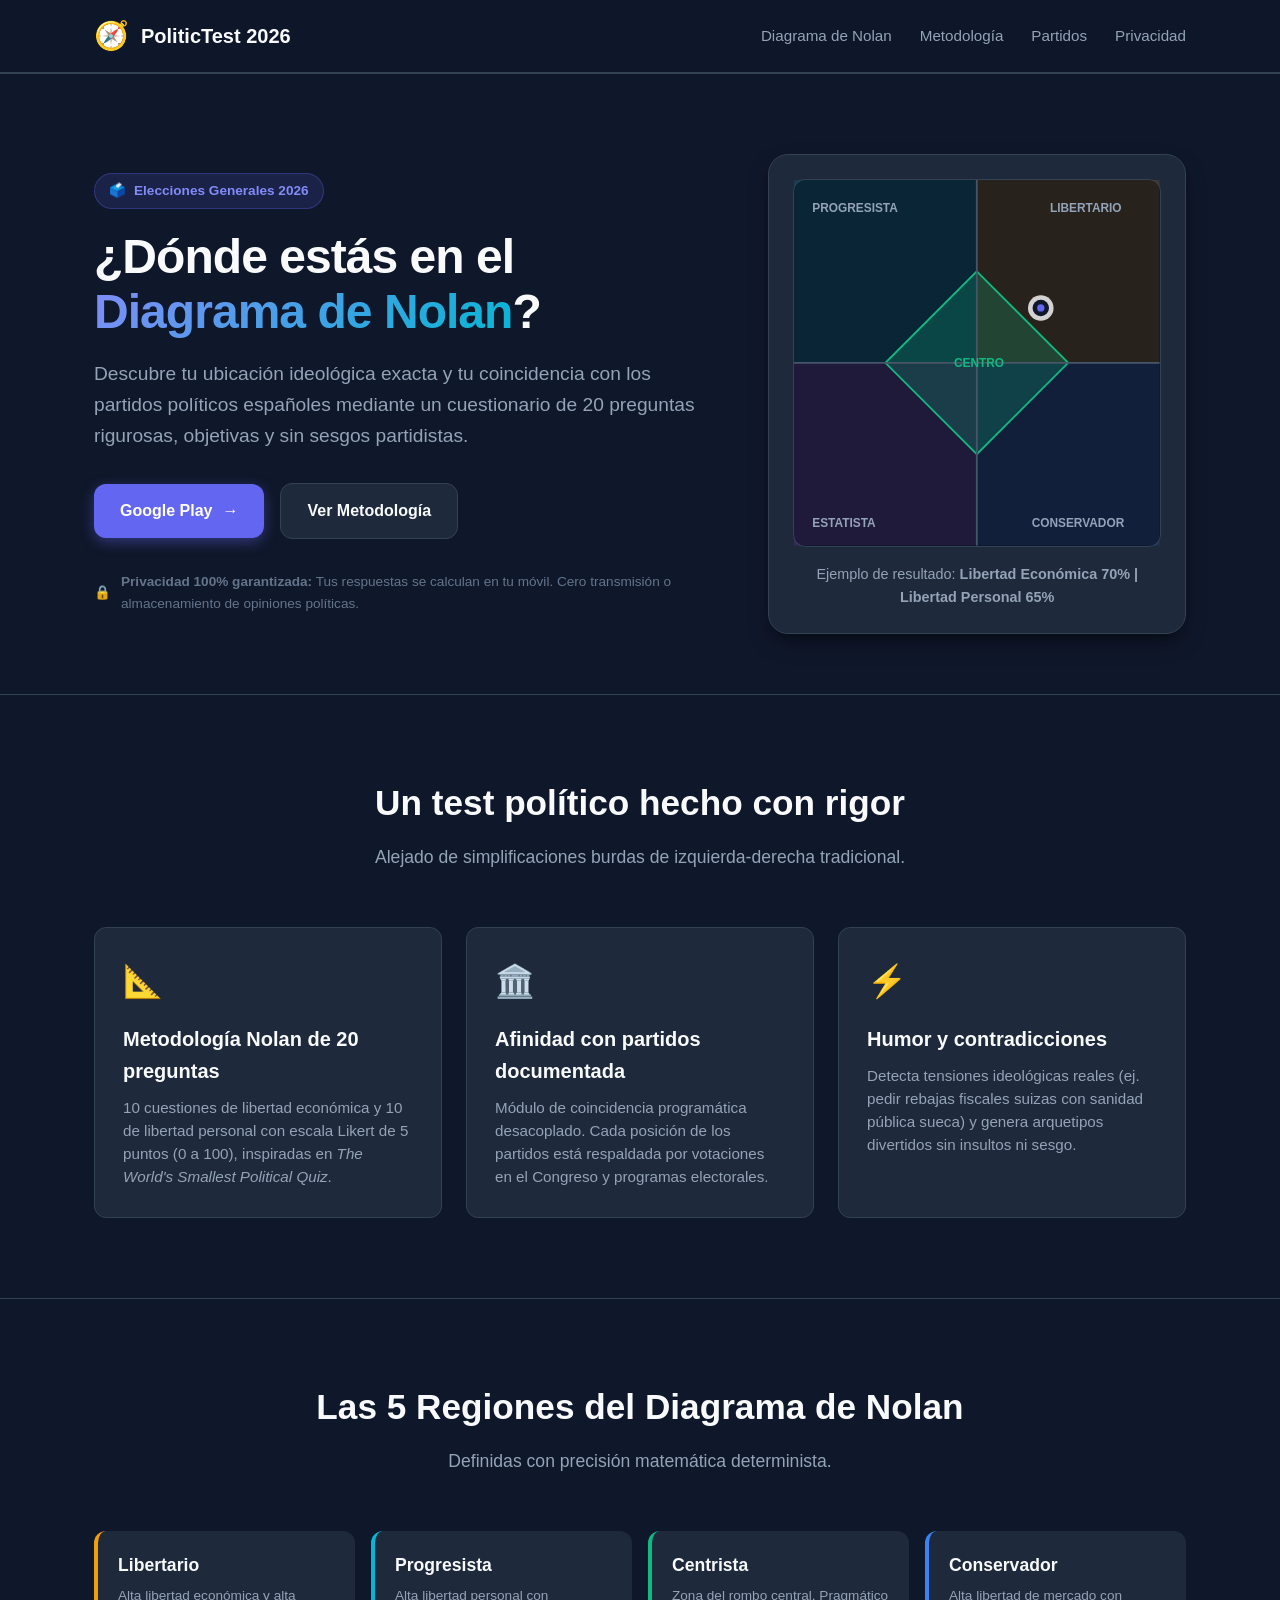
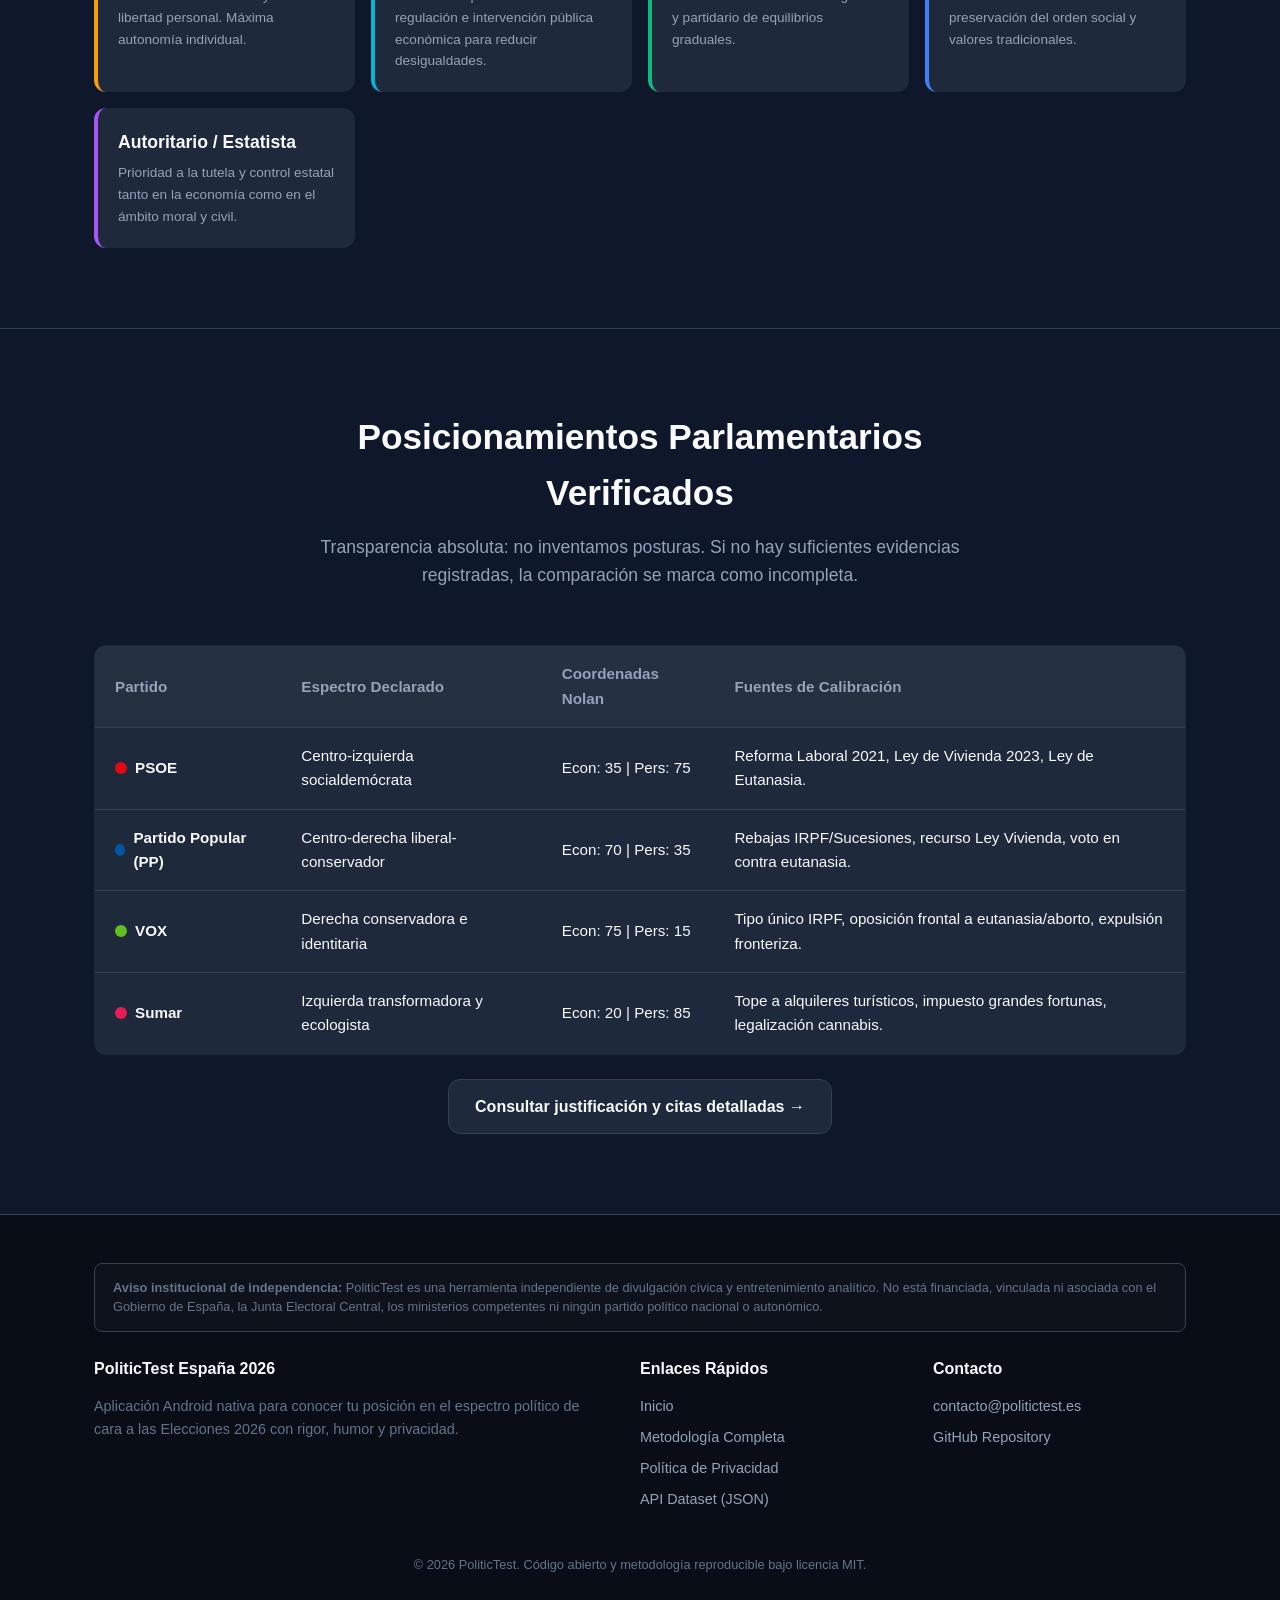
<file: docs/index.html>
<!DOCTYPE html>
<html lang="es">
<head>
  <meta charset="UTF-8">
  <meta name="viewport" content="width=device-width, initial-scale=1.0">
  <title>PoliticTest España 2026 | Test Político y Diagrama de Nolan</title>
  <meta name="description" content="Descubre tu posición ideológica exacta en el Diagrama de Nolan y tu afinidad programática para las Elecciones 2026. 20 preguntas, 100% privado y objetivo.">
  <meta name="keywords" content="test politico espana, diagrama de nolan, elecciones 2026, afinidad politica, a quien votar, brujula politica, test ideologico">
  
  <!-- Open Graph / Redes Sociales -->
  <meta property="og:type" content="website">
  <meta property="og:title" content="PoliticTest España 2026 | Test de Afinidad Ideológica">
  <meta property="og:description" content="20 preguntas clave sobre libertad económica y personal. Sin sesgos, 100% procesado en tu dispositivo.">
  <meta property="og:image" content="assets/og-image.png">
  
  <link rel="stylesheet" href="css/style.css">
</head>
<body>

  <!-- Navegación -->
  <header>
    <div class="container nav-wrapper">
      <a href="index.html" class="brand">
        <span class="brand-icon">🧭</span>
        <span>PoliticTest 2026</span>
      </a>
      <ul class="nav-links">
        <li><a href="#diagrama">Diagrama de Nolan</a></li>
        <li><a href="methodology.html">Metodología</a></li>
        <li><a href="#partidos">Partidos</a></li>
        <li><a href="privacy.html">Privacidad</a></li>
      </ul>
    </div>
  </header>

  <!-- Hero Section -->
  <section class="hero">
    <div class="container">
      <div class="hero-grid">
        <div class="hero-content">
          <div class="badge">
            <span>🗳️</span> Elecciones Generales 2026
          </div>
          <h1>¿Dónde estás en el <span>Diagrama de Nolan</span>?</h1>
          <p class="lead">
            Descubre tu ubicación ideológica exacta y tu coincidencia con los partidos políticos españoles mediante un cuestionario de 20 preguntas rigurosas, objetivas y sin sesgos partidistas.
          </p>

          <div class="cta-group">
            <a href="https://play.google.com/store/apps/details?id=es.politictest.app" class="btn btn-primary" target="_blank" rel="noopener">
              <span>Google Play</span>
              <span>→</span>
            </a>
            <a href="methodology.html" class="btn btn-secondary">
              <span>Ver Metodología</span>
            </a>
          </div>

          <div class="privacy-banner">
            <span>🔒</span>
            <span><strong>Privacidad 100% garantizada:</strong> Tus respuestas se calculan en tu móvil. Cero transmisión o almacenamiento de opiniones políticas.</span>
          </div>
        </div>

        <!-- Vista previa interactiva del Diagrama de Nolan -->
        <div class="mockup-container" id="diagrama">
          <div class="diagram-interactive">
            <svg viewBox="0 0 400 400" width="100%" height="100%">
              <!-- Cuadrantes de fondo -->
              <!-- Top-Left: Progresista -->
              <rect x="0" y="0" width="200" height="200" fill="#06b6d4" fill-opacity="0.12"></rect>
              <!-- Top-Right: Libertario -->
              <rect x="200" y="0" width="200" height="200" fill="#f59e0b" fill-opacity="0.12"></rect>
              <!-- Bottom-Left: Autoritario / Estatista -->
              <rect x="0" y="200" width="200" height="200" fill="#a855f7" fill-opacity="0.12"></rect>
              <!-- Bottom-Right: Conservador -->
              <rect x="200" y="200" width="200" height="200" fill="#3b82f6" fill-opacity="0.12"></rect>

              <!-- Rombo Central de Nolan (|X-50| + |Y-50| <= 25) -->
              <polygon points="200,100 300,200 200,300 100,200" fill="#10b981" fill-opacity="0.22" stroke="#10b981" stroke-width="2"></polygon>

              <!-- Ejes Cartesianos -->
              <line x1="0" y1="200" x2="400" y2="200" stroke="#475569" stroke-width="2"></line>
              <line x1="200" y1="0" x2="200" y2="400" stroke="#475569" stroke-width="2"></line>

              <!-- Etiquetas -->
              <text x="20" y="35" fill="#94a3b8" font-size="13" font-weight="700">PROGRESISTA</text>
              <text x="280" y="35" fill="#94a3b8" font-size="13" font-weight="700">LIBERTARIO</text>
              <text x="20" y="380" fill="#94a3b8" font-size="13" font-weight="700">ESTATISTA</text>
              <text x="260" y="380" fill="#94a3b8" font-size="13" font-weight="700">CONSERVADOR</text>
              <text x="175" y="205" fill="#10b981" font-size="13" font-weight="800">CENTRO</text>

              <!-- Punto de muestra con coordenadas interactivas -->
              <circle cx="270" cy="140" r="14" fill="#ffffff" fill-opacity="0.8"></circle>
              <circle cx="270" cy="140" r="9" fill="#0f172a"></circle>
              <circle cx="270" cy="140" r="4" fill="#6366f1"></circle>
            </svg>
          </div>
          <div style="margin-top: 16px; text-align: center;">
            <p style="font-size: 0.9rem; color: #94a3b8;">
              Ejemplo de resultado: <strong>Libertad Económica 70% | Libertad Personal 65%</strong>
            </p>
          </div>
        </div>
      </div>
    </div>
  </section>

  <!-- Características -->
  <section>
    <div class="container">
      <div class="section-header">
        <h2>Un test político hecho con rigor</h2>
        <p>Alejado de simplificaciones burdas de izquierda-derecha tradicional.</p>
      </div>

      <div class="grid-3">
        <div class="card">
          <div class="card-icon">📐</div>
          <h3>Metodología Nolan de 20 preguntas</h3>
          <p>10 cuestiones de libertad económica y 10 de libertad personal con escala Likert de 5 puntos (0 a 100), inspiradas en <em>The World's Smallest Political Quiz</em>.</p>
        </div>

        <div class="card">
          <div class="card-icon">🏛️</div>
          <h3>Afinidad con partidos documentada</h3>
          <p>Módulo de coincidencia programática desacoplado. Cada posición de los partidos está respaldada por votaciones en el Congreso y programas electorales.</p>
        </div>

        <div class="card">
          <div class="card-icon">⚡</div>
          <h3>Humor y contradicciones</h3>
          <p>Detecta tensiones ideológicas reales (ej. pedir rebajas fiscales suizas con sanidad pública sueca) y genera arquetipos divertidos sin insultos ni sesgo.</p>
        </div>
      </div>
    </div>
  </section>

  <!-- Las 5 Regiones Ideológicas -->
  <section>
    <div class="container">
      <div class="section-header">
        <h2>Las 5 Regiones del Diagrama de Nolan</h2>
        <p>Definidas con precisión matemática determinista.</p>
      </div>

      <div class="regions-grid">
        <div class="region-box libertarian">
          <h4>Libertario</h4>
          <p>Alta libertad económica y alta libertad personal. Máxima autonomía individual.</p>
        </div>
        <div class="region-box progressive">
          <h4>Progresista</h4>
          <p>Alta libertad personal con regulación e intervención pública económica para reducir desigualdades.</p>
        </div>
        <div class="region-box centrist">
          <h4>Centrista</h4>
          <p>Zona del rombo central. Pragmático y partidario de equilibrios graduales.</p>
        </div>
        <div class="region-box conservative">
          <h4>Conservador</h4>
          <p>Alta libertad de mercado con preservación del orden social y valores tradicionales.</p>
        </div>
        <div class="region-box authoritarian">
          <h4>Autoritario / Estatista</h4>
          <p>Prioridad a la tutela y control estatal tanto en la economía como en el ámbito moral y civil.</p>
        </div>
      </div>
    </div>
  </section>

  <!-- Partidos y Transparencia -->
  <section id="partidos">
    <div class="container">
      <div class="section-header">
        <h2>Posicionamientos Parlamentarios Verificados</h2>
        <p>Transparencia absoluta: no inventamos posturas. Si no hay suficientes evidencias registradas, la comparación se marca como incompleta.</p>
      </div>

      <table class="parties-table">
        <thead>
          <tr>
            <th>Partido</th>
            <th>Espectro Declarado</th>
            <th>Coordenadas Nolan</th>
            <th>Fuentes de Calibración</th>
          </tr>
        </thead>
        <tbody>
          <tr>
            <td>
              <div class="party-badge">
                <span class="color-dot" style="background: #E30613;"></span>
                <span>PSOE</span>
              </div>
            </td>
            <td>Centro-izquierda socialdemócrata</td>
            <td>Econ: 35 | Pers: 75</td>
            <td>Reforma Laboral 2021, Ley de Vivienda 2023, Ley de Eutanasia.</td>
          </tr>
          <tr>
            <td>
              <div class="party-badge">
                <span class="color-dot" style="background: #0055A5;"></span>
                <span>Partido Popular (PP)</span>
              </div>
            </td>
            <td>Centro-derecha liberal-conservador</td>
            <td>Econ: 70 | Pers: 35</td>
            <td>Rebajas IRPF/Sucesiones, recurso Ley Vivienda, voto en contra eutanasia.</td>
          </tr>
          <tr>
            <td>
              <div class="party-badge">
                <span class="color-dot" style="background: #63BE21;"></span>
                <span>VOX</span>
              </div>
            </td>
            <td>Derecha conservadora e identitaria</td>
            <td>Econ: 75 | Pers: 15</td>
            <td>Tipo único IRPF, oposición frontal a eutanasia/aborto, expulsión fronteriza.</td>
          </tr>
          <tr>
            <td>
              <div class="party-badge">
                <span class="color-dot" style="background: #E51C55;"></span>
                <span>Sumar</span>
              </div>
            </td>
            <td>Izquierda transformadora y ecologista</td>
            <td>Econ: 20 | Pers: 85</td>
            <td>Tope a alquileres turísticos, impuesto grandes fortunas, legalización cannabis.</td>
          </tr>
        </tbody>
      </table>

      <div style="text-align: center; margin-top: 24px;">
        <a href="methodology.html" class="btn btn-secondary">Consultar justificación y citas detalladas →</a>
      </div>
    </div>
  </section>

  <!-- Footer -->
  <footer>
    <div class="container">
      <div class="disclaimer-box">
        <strong>Aviso institucional de independencia:</strong> PoliticTest es una herramienta independiente de divulgación cívica y entretenimiento analítico. No está financiada, vinculada ni asociada con el Gobierno de España, la Junta Electoral Central, los ministerios competentes ni ningún partido político nacional o autonómico.
      </div>

      <div class="footer-grid">
        <div class="footer-col">
          <h5>PoliticTest España 2026</h5>
          <p>Aplicación Android nativa para conocer tu posición en el espectro político de cara a las Elecciones 2026 con rigor, humor y privacidad.</p>
        </div>
        <div class="footer-col">
          <h5>Enlaces Rápidos</h5>
          <ul>
            <li><a href="index.html">Inicio</a></li>
            <li><a href="methodology.html">Metodología Completa</a></li>
            <li><a href="privacy.html">Política de Privacidad</a></li>
            <li><a href="api/v1/dataset.json">API Dataset (JSON)</a></li>
          </ul>
        </div>
        <div class="footer-col">
          <h5>Contacto</h5>
          <ul>
            <li><a href="mailto:contacto@politictest.es">contacto@politictest.es</a></li>
            <li><a href="https://github.com" target="_blank" rel="noopener">GitHub Repository</a></li>
          </ul>
        </div>
      </div>

      <div class="copyright">
        © 2026 PoliticTest. Código abierto y metodología reproducible bajo licencia MIT.
      </div>
    </div>
  </footer>

</body>
</html>
</file>
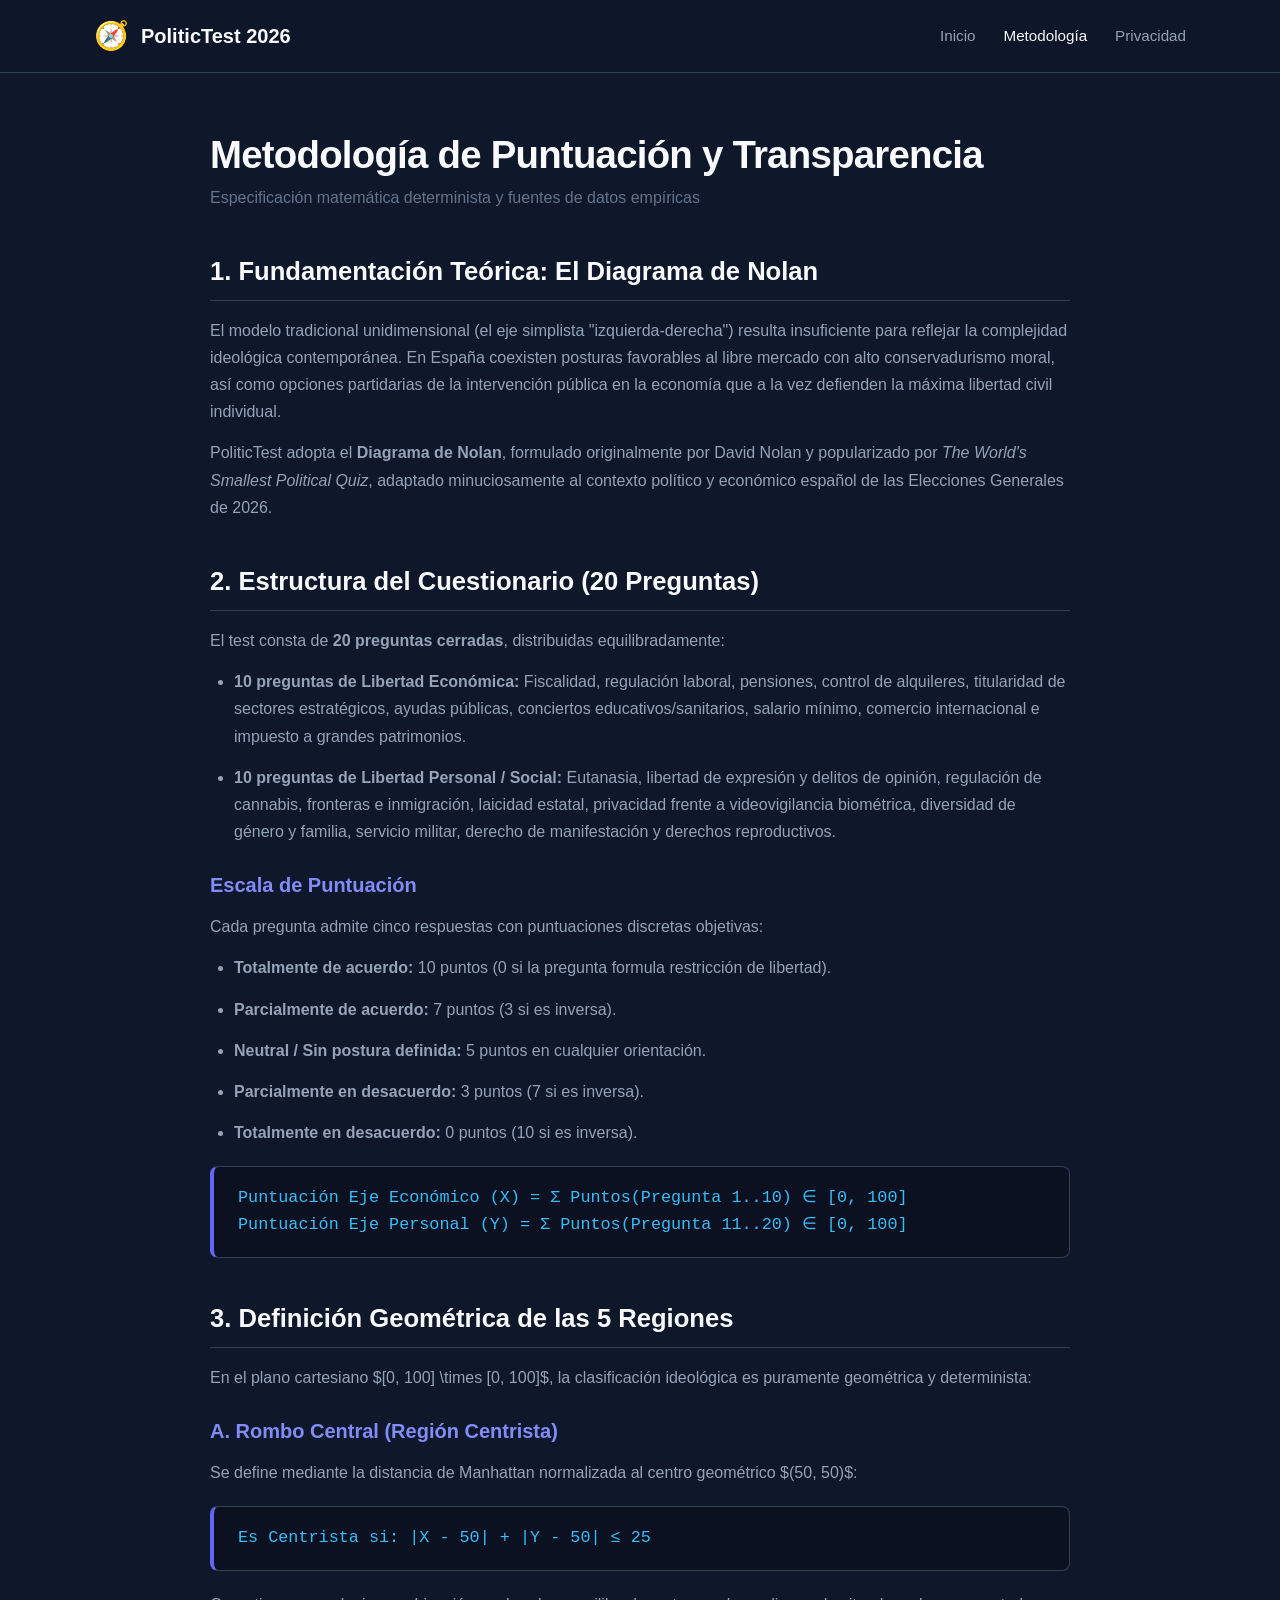
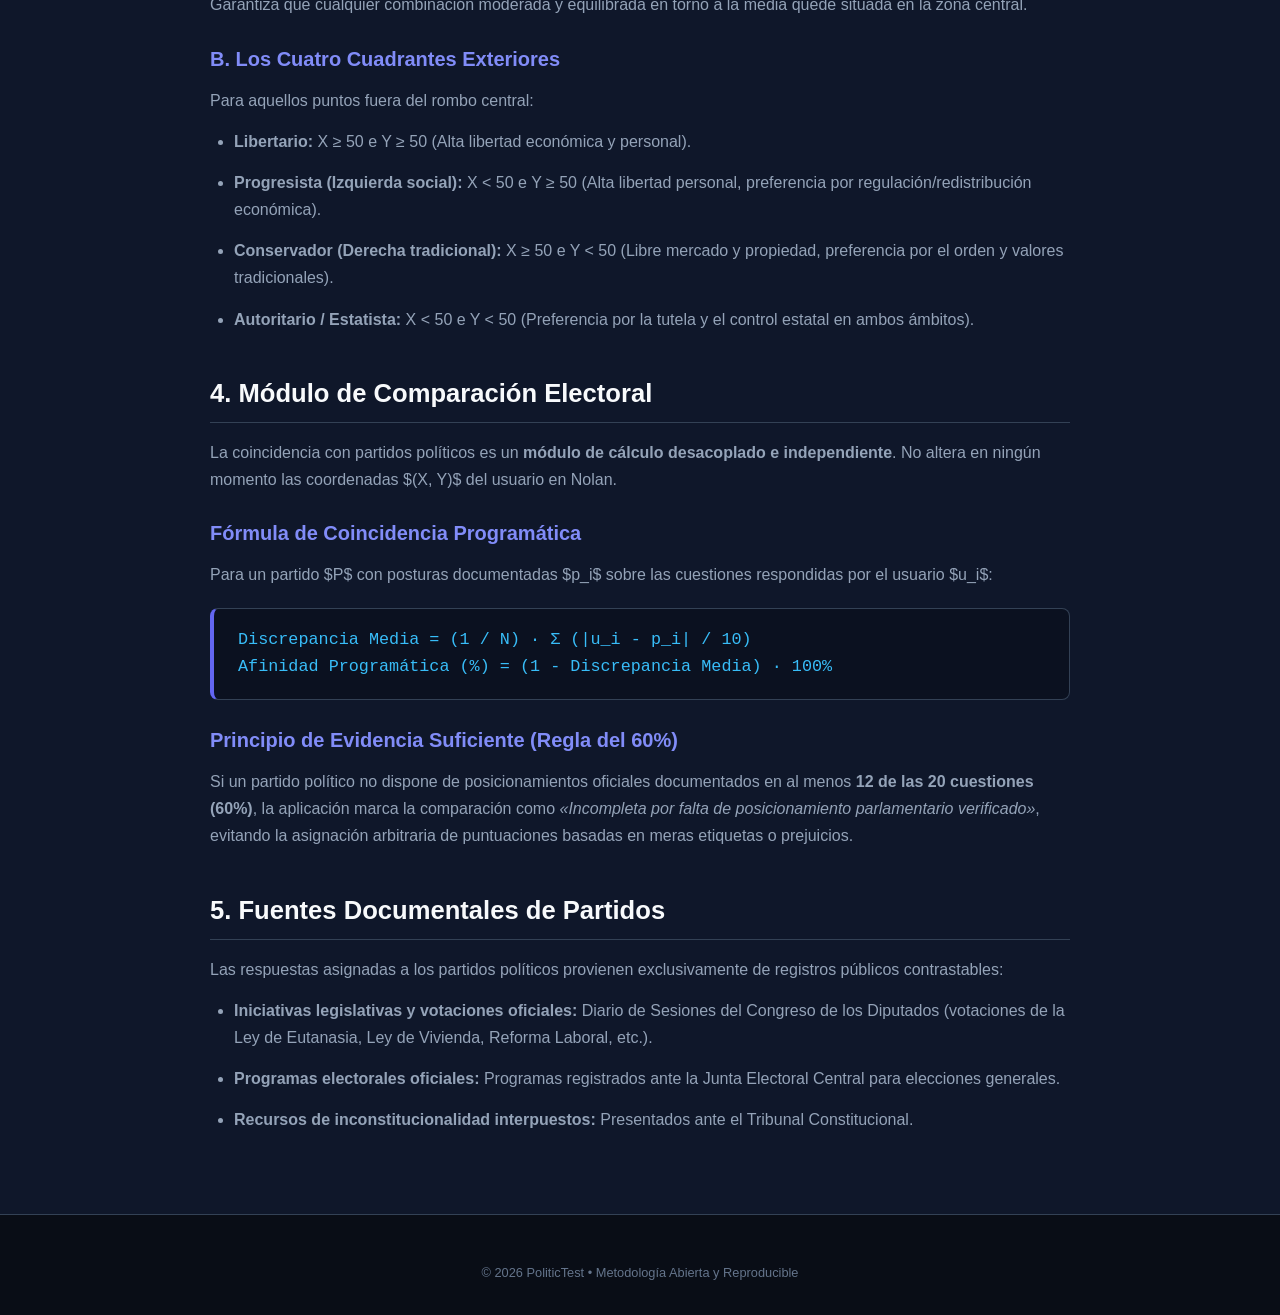
<file: docs/methodology.html>
<!DOCTYPE html>
<html lang="es">
<head>
  <meta charset="UTF-8">
  <meta name="viewport" content="width=device-width, initial-scale=1.0">
  <title>Metodología y Fuentes | PoliticTest España 2026</title>
  <meta name="description" content="Documentación metodológica completa del motor de puntuación de Nolan (20 preguntas, escala 0-100) y justificación de fuentes parlamentarias para partidos políticos.">
  <link rel="stylesheet" href="css/style.css">
  <style>
    .method-content {
      max-width: 860px;
      margin: 0 auto;
      padding: 60px 0;
    }
    .method-content h1 {
      font-size: 2.4rem;
      margin-bottom: 8px;
    }
    .method-content .subtitle {
      color: var(--text-muted);
      font-size: 1rem;
      margin-bottom: 36px;
    }
    .method-content h2 {
      font-size: 1.6rem;
      margin: 40px 0 16px;
      color: var(--text-primary);
      border-bottom: 1px solid var(--border);
      padding-bottom: 8px;
    }
    .method-content h3 {
      font-size: 1.25rem;
      margin: 24px 0 12px;
      color: var(--primary-light);
    }
    .method-content p, .method-content li {
      color: var(--text-secondary);
      font-size: 1rem;
      line-height: 1.7;
      margin-bottom: 14px;
    }
    .method-content ul, .method-content ol {
      margin-left: 24px;
      margin-bottom: 20px;
    }
    .formula-card {
      background: #0b1120;
      border: 1px solid var(--border);
      border-left: 4px solid var(--primary);
      border-radius: var(--radius-sm);
      padding: 18px 24px;
      font-family: monospace;
      color: #38bdf8;
      font-size: 1.05rem;
      margin: 20px 0;
    }
    .question-list-item {
      background: var(--bg-card);
      border: 1px solid var(--border);
      border-radius: var(--radius-sm);
      padding: 14px 18px;
      margin-bottom: 12px;
    }
    .question-list-item strong {
      color: var(--text-primary);
    }
    .axis-tag {
      display: inline-block;
      font-size: 0.75rem;
      font-weight: 700;
      padding: 2px 8px;
      border-radius: 4px;
      margin-right: 8px;
      text-transform: uppercase;
    }
    .tag-econ { background: rgba(99, 102, 241, 0.2); color: #818cf8; }
    .tag-pers { background: rgba(13, 148, 136, 0.2); color: #2dd4bf; }
  </style>
</head>
<body>

  <!-- Navegación -->
  <header>
    <div class="container nav-wrapper">
      <a href="index.html" class="brand">
        <span class="brand-icon">🧭</span>
        <span>PoliticTest 2026</span>
      </a>
      <ul class="nav-links">
        <li><a href="index.html">Inicio</a></li>
        <li><a href="methodology.html" class="active">Metodología</a></li>
        <li><a href="privacy.html">Privacidad</a></li>
      </ul>
    </div>
  </header>

  <main class="container">
    <div class="method-content">
      <h1>Metodología de Puntuación y Transparencia</h1>
      <div class="subtitle">Especificación matemática determinista y fuentes de datos empíricas</div>

      <h2>1. Fundamentación Teórica: El Diagrama de Nolan</h2>
      <p>
        El modelo tradicional unidimensional (el eje simplista "izquierda-derecha") resulta insuficiente para reflejar la complejidad ideológica contemporánea. En España coexisten posturas favorables al libre mercado con alto conservadurismo moral, así como opciones partidarias de la intervención pública en la economía que a la vez defienden la máxima libertad civil individual.
      </p>
      <p>
        PoliticTest adopta el <strong>Diagrama de Nolan</strong>, formulado originalmente por David Nolan y popularizado por <em>The World's Smallest Political Quiz</em>, adaptado minuciosamente al contexto político y económico español de las Elecciones Generales de 2026.
      </p>

      <h2>2. Estructura del Cuestionario (20 Preguntas)</h2>
      <p>
        El test consta de <strong>20 preguntas cerradas</strong>, distribuidas equilibradamente:
      </p>
      <ul>
        <li><strong>10 preguntas de Libertad Económica:</strong> Fiscalidad, regulación laboral, pensiones, control de alquileres, titularidad de sectores estratégicos, ayudas públicas, conciertos educativos/sanitarios, salario mínimo, comercio internacional e impuesto a grandes patrimonios.</li>
        <li><strong>10 preguntas de Libertad Personal / Social:</strong> Eutanasia, libertad de expresión y delitos de opinión, regulación de cannabis, fronteras e inmigración, laicidad estatal, privacidad frente a videovigilancia biométrica, diversidad de género y familia, servicio militar, derecho de manifestación y derechos reproductivos.</li>
      </ul>

      <h3>Escala de Puntuación</h3>
      <p>Cada pregunta admite cinco respuestas con puntuaciones discretas objetivas:</p>
      <ul>
        <li><strong>Totalmente de acuerdo:</strong> 10 puntos (0 si la pregunta formula restricción de libertad).</li>
        <li><strong>Parcialmente de acuerdo:</strong> 7 puntos (3 si es inversa).</li>
        <li><strong>Neutral / Sin postura definida:</strong> 5 puntos en cualquier orientación.</li>
        <li><strong>Parcialmente en desacuerdo:</strong> 3 puntos (7 si es inversa).</li>
        <li><strong>Totalmente en desacuerdo:</strong> 0 puntos (10 si es inversa).</li>
      </ul>

      <div class="formula-card">
        Puntuación Eje Económico (X) = Σ Puntos(Pregunta 1..10) ∈ [0, 100]<br>
        Puntuación Eje Personal (Y)  = Σ Puntos(Pregunta 11..20) ∈ [0, 100]
      </div>

      <h2>3. Definición Geométrica de las 5 Regiones</h2>
      <p>
        En el plano cartesiano $[0, 100] \times [0, 100]$, la clasificación ideológica es puramente geométrica y determinista:
      </p>

      <h3>A. Rombo Central (Región Centrista)</h3>
      <p>
        Se define mediante la distancia de Manhattan normalizada al centro geométrico $(50, 50)$:
      </p>
      <div class="formula-card">
        Es Centrista si: |X - 50| + |Y - 50| ≤ 25
      </div>
      <p>
        Garantiza que cualquier combinación moderada y equilibrada en torno a la media quede situada en la zona central.
      </p>

      <h3>B. Los Cuatro Cuadrantes Exteriores</h3>
      <p>Para aquellos puntos fuera del rombo central:</p>
      <ul>
        <li><strong>Libertario:</strong> X ≥ 50 e Y ≥ 50 (Alta libertad económica y personal).</li>
        <li><strong>Progresista (Izquierda social):</strong> X &lt; 50 e Y ≥ 50 (Alta libertad personal, preferencia por regulación/redistribución económica).</li>
        <li><strong>Conservador (Derecha tradicional):</strong> X ≥ 50 e Y &lt; 50 (Libre mercado y propiedad, preferencia por el orden y valores tradicionales).</li>
        <li><strong>Autoritario / Estatista:</strong> X &lt; 50 e Y &lt; 50 (Preferencia por la tutela y el control estatal en ambos ámbitos).</li>
      </ul>

      <h2>4. Módulo de Comparación Electoral</h2>
      <p>
        La coincidencia con partidos políticos es un <strong>módulo de cálculo desacoplado e independiente</strong>. No altera en ningún momento las coordenadas $(X, Y)$ del usuario en Nolan.
      </p>

      <h3>Fórmula de Coincidencia Programática</h3>
      <p>
        Para un partido $P$ con posturas documentadas $p_i$ sobre las cuestiones respondidas por el usuario $u_i$:
      </p>
      <div class="formula-card">
        Discrepancia Media = (1 / N) · Σ (|u_i - p_i| / 10)<br>
        Afinidad Programática (%) = (1 - Discrepancia Media) · 100%
      </div>

      <h3>Principio de Evidencia Suficiente (Regla del 60%)</h3>
      <p>
        Si un partido político no dispone de posicionamientos oficiales documentados en al menos <strong>12 de las 20 cuestiones (60%)</strong>, la aplicación marca la comparación como <em>«Incompleta por falta de posicionamiento parlamentario verificado»</em>, evitando la asignación arbitraria de puntuaciones basadas en meras etiquetas o prejuicios.
      </p>

      <h2>5. Fuentes Documentales de Partidos</h2>
      <p>
        Las respuestas asignadas a los partidos políticos provienen exclusivamente de registros públicos contrastables:
      </p>
      <ul>
        <li><strong>Iniciativas legislativas y votaciones oficiales:</strong> Diario de Sesiones del Congreso de los Diputados (votaciones de la Ley de Eutanasia, Ley de Vivienda, Reforma Laboral, etc.).</li>
        <li><strong>Programas electorales oficiales:</strong> Programas registrados ante la Junta Electoral Central para elecciones generales.</li>
        <li><strong>Recursos de inconstitucionalidad interpuestos:</strong> Presentados ante el Tribunal Constitucional.</li>
      </ul>
    </div>
  </main>

  <!-- Footer -->
  <footer>
    <div class="container">
      <div class="copyright">
        © 2026 PoliticTest • Metodología Abierta y Reproducible
      </div>
    </div>
  </footer>

</body>
</html>
</file>
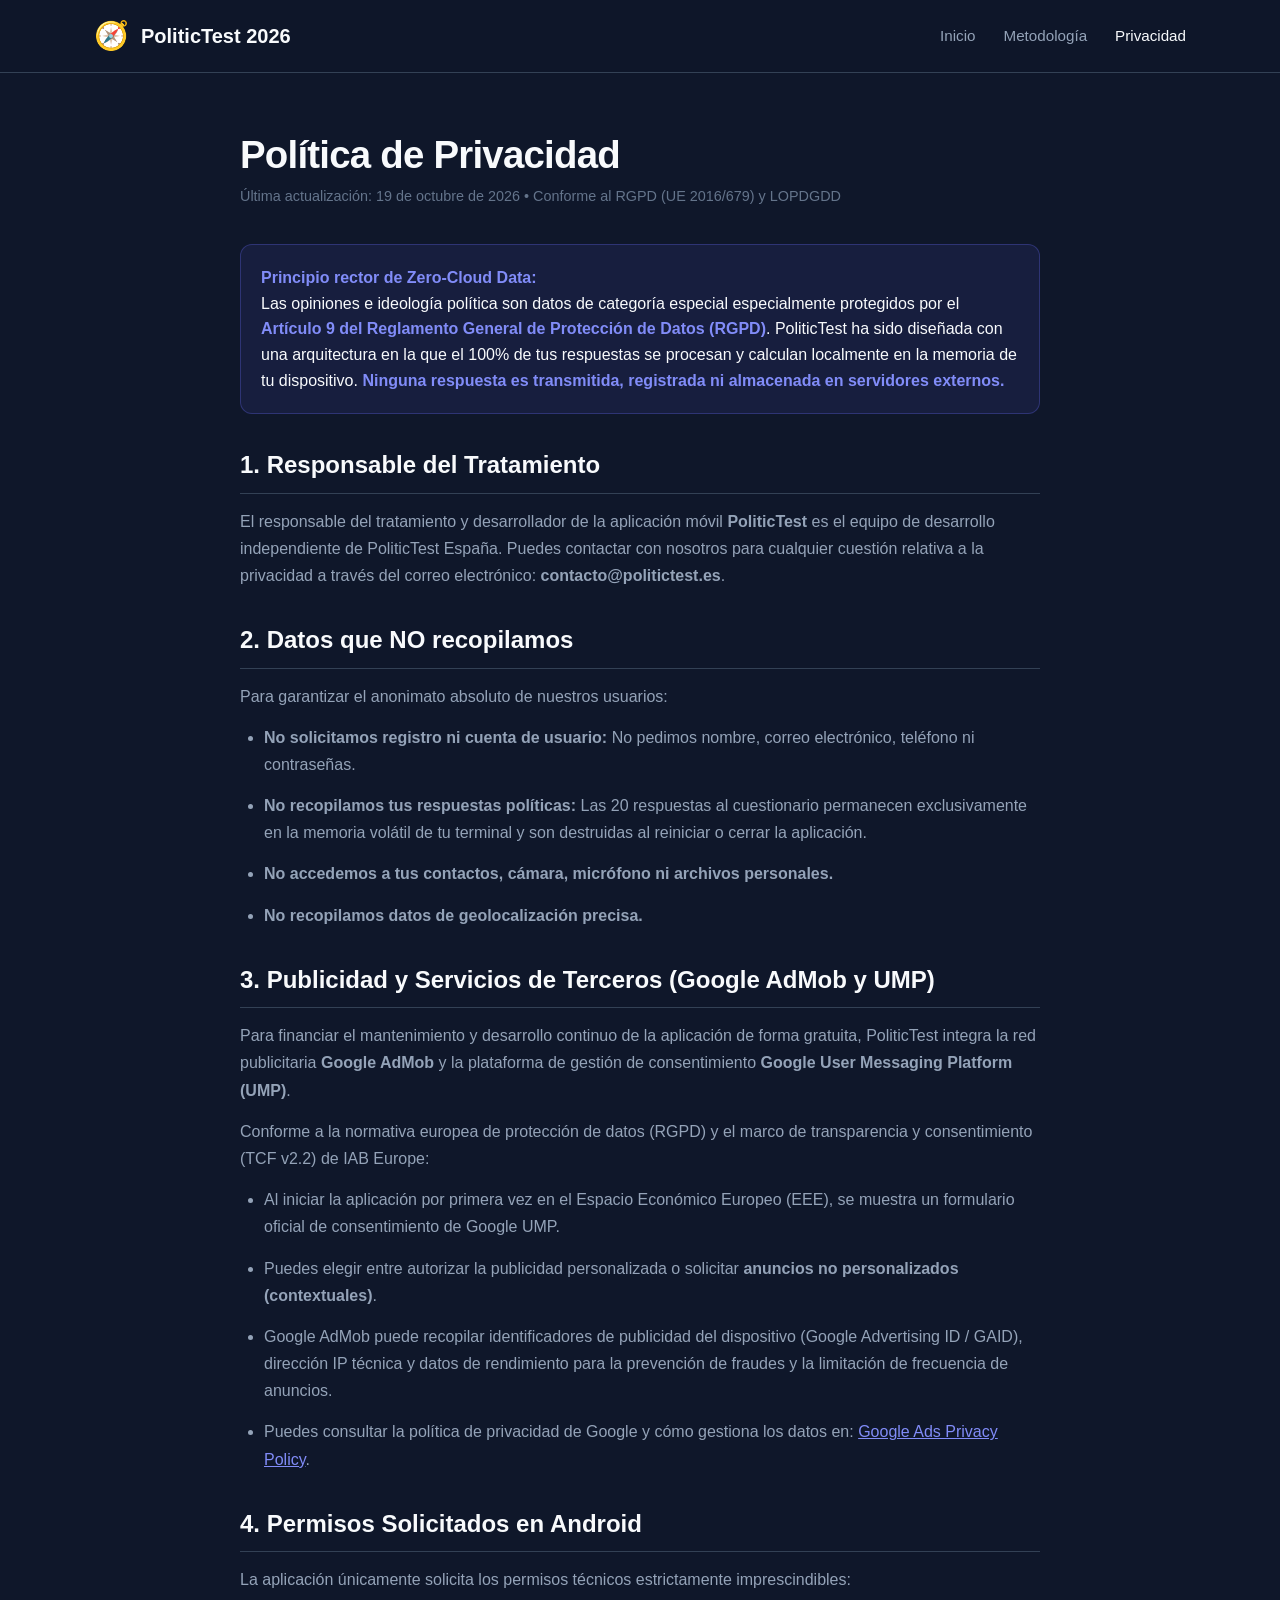
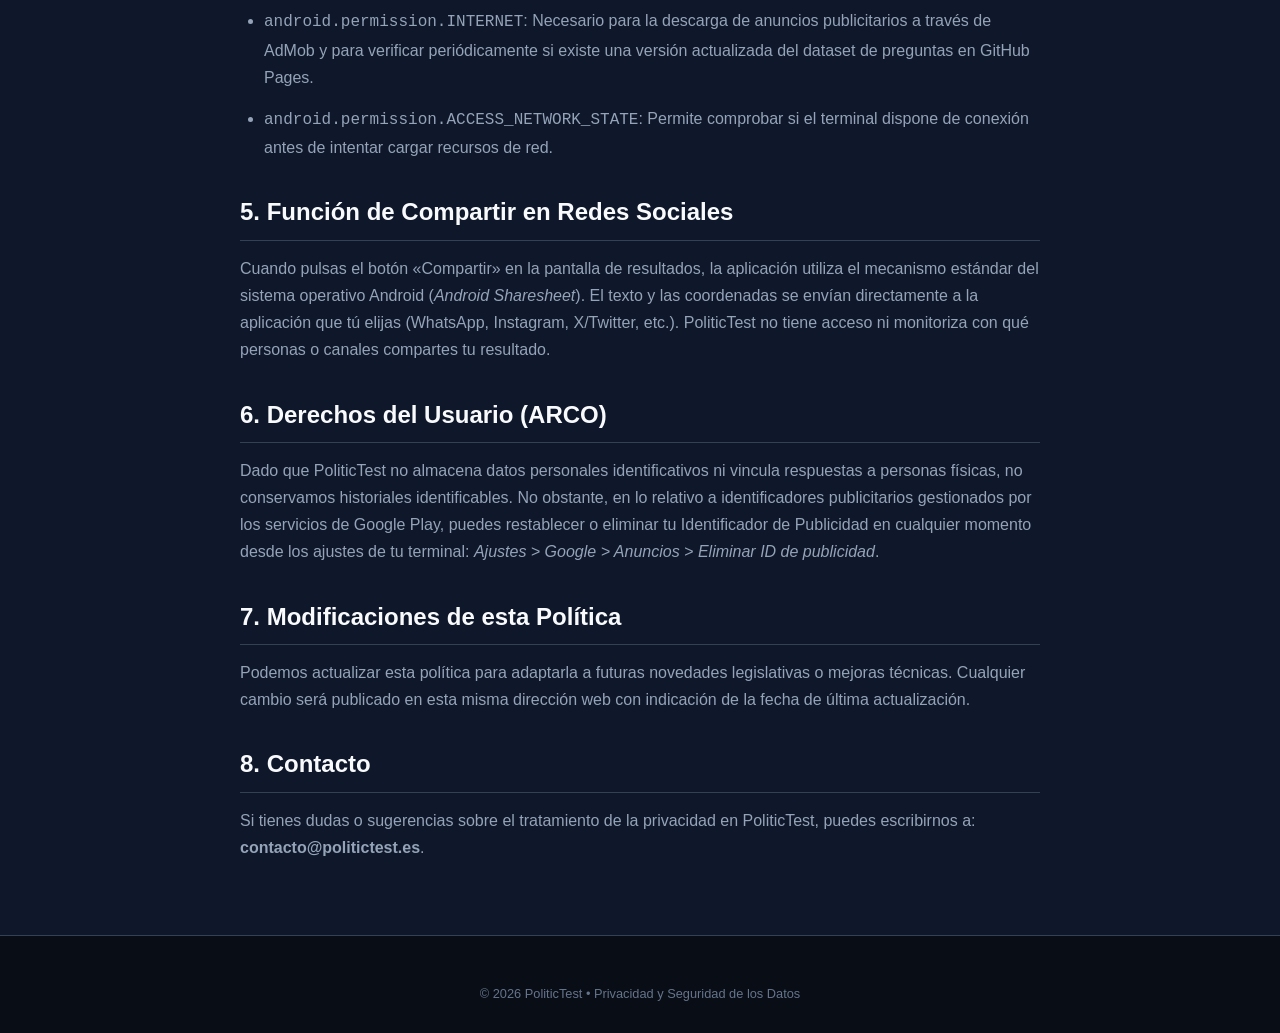
<file: docs/privacy.html>
<!DOCTYPE html>
<html lang="es">
<head>
  <meta charset="UTF-8">
  <meta name="viewport" content="width=device-width, initial-scale=1.0">
  <title>Política de Privacidad | PoliticTest España 2026</title>
  <meta name="description" content="Política de privacidad de PoliticTest. Tratamiento de datos 100% local, sin almacenamiento de opiniones políticas y cumplimiento estricto del RGPD (Art. 9).">
  <link rel="stylesheet" href="css/style.css">
  <style>
    .legal-content {
      max-width: 800px;
      margin: 0 auto;
      padding: 60px 0;
    }
    .legal-content h1 {
      font-size: 2.4rem;
      margin-bottom: 8px;
    }
    .legal-content .last-updated {
      color: var(--text-muted);
      font-size: 0.9rem;
      margin-bottom: 36px;
    }
    .legal-content h2 {
      font-size: 1.5rem;
      margin: 32px 0 14px;
      color: var(--text-primary);
      border-bottom: 1px solid var(--border);
      padding-bottom: 8px;
    }
    .legal-content p, .legal-content li {
      color: var(--text-secondary);
      font-size: 1rem;
      line-height: 1.7;
      margin-bottom: 14px;
    }
    .legal-content ul {
      margin-left: 24px;
      margin-bottom: 18px;
    }
    .highlight-card {
      background: rgba(99, 102, 241, 0.1);
      border: 1px solid rgba(99, 102, 241, 0.3);
      border-radius: var(--radius-md);
      padding: 20px;
      margin: 24px 0;
    }
    .highlight-card strong {
      color: var(--primary-light);
    }
  </style>
</head>
<body>

  <!-- Navegación -->
  <header>
    <div class="container nav-wrapper">
      <a href="index.html" class="brand">
        <span class="brand-icon">🧭</span>
        <span>PoliticTest 2026</span>
      </a>
      <ul class="nav-links">
        <li><a href="index.html">Inicio</a></li>
        <li><a href="methodology.html">Metodología</a></li>
        <li><a href="privacy.html" class="active">Privacidad</a></li>
      </ul>
    </div>
  </header>

  <main class="container">
    <div class="legal-content">
      <h1>Política de Privacidad</h1>
      <div class="last-updated">Última actualización: 19 de octubre de 2026 • Conforme al RGPD (UE 2016/679) y LOPDGDD</div>

      <div class="highlight-card">
        <strong>Principio rector de Zero-Cloud Data:</strong><br>
        Las opiniones e ideología política son datos de categoría especial especialmente protegidos por el <strong>Artículo 9 del Reglamento General de Protección de Datos (RGPD)</strong>. PoliticTest ha sido diseñada con una arquitectura en la que el 100% de tus respuestas se procesan y calculan localmente en la memoria de tu dispositivo. <strong>Ninguna respuesta es transmitida, registrada ni almacenada en servidores externos.</strong>
      </div>

      <h2>1. Responsable del Tratamiento</h2>
      <p>
        El responsable del tratamiento y desarrollador de la aplicación móvil <strong>PoliticTest</strong> es el equipo de desarrollo independiente de PoliticTest España. Puedes contactar con nosotros para cualquier cuestión relativa a la privacidad a través del correo electrónico: <strong>contacto@politictest.es</strong>.
      </p>

      <h2>2. Datos que NO recopilamos</h2>
      <p>Para garantizar el anonimato absoluto de nuestros usuarios:</p>
      <ul>
        <li><strong>No solicitamos registro ni cuenta de usuario:</strong> No pedimos nombre, correo electrónico, teléfono ni contraseñas.</li>
        <li><strong>No recopilamos tus respuestas políticas:</strong> Las 20 respuestas al cuestionario permanecen exclusivamente en la memoria volátil de tu terminal y son destruidas al reiniciar o cerrar la aplicación.</li>
        <li><strong>No accedemos a tus contactos, cámara, micrófono ni archivos personales.</strong></li>
        <li><strong>No recopilamos datos de geolocalización precisa.</strong></li>
      </ul>

      <h2>3. Publicidad y Servicios de Terceros (Google AdMob y UMP)</h2>
      <p>
        Para financiar el mantenimiento y desarrollo continuo de la aplicación de forma gratuita, PoliticTest integra la red publicitaria <strong>Google AdMob</strong> y la plataforma de gestión de consentimiento <strong>Google User Messaging Platform (UMP)</strong>.
      </p>
      <p>
        Conforme a la normativa europea de protección de datos (RGPD) y el marco de transparencia y consentimiento (TCF v2.2) de IAB Europe:
      </p>
      <ul>
        <li>Al iniciar la aplicación por primera vez en el Espacio Económico Europeo (EEE), se muestra un formulario oficial de consentimiento de Google UMP.</li>
        <li>Puedes elegir entre autorizar la publicidad personalizada o solicitar <strong>anuncios no personalizados (contextuales)</strong>.</li>
        <li>Google AdMob puede recopilar identificadores de publicidad del dispositivo (Google Advertising ID / GAID), dirección IP técnica y datos de rendimiento para la prevención de fraudes y la limitación de frecuencia de anuncios.</li>
        <li>Puedes consultar la política de privacidad de Google y cómo gestiona los datos en: <a href="https://policies.google.com/technologies/ads" target="_blank" rel="noopener" style="color: var(--primary-light);">Google Ads Privacy Policy</a>.</li>
      </ul>

      <h2>4. Permisos Solicitados en Android</h2>
      <p>La aplicación únicamente solicita los permisos técnicos estrictamente imprescindibles:</p>
      <ul>
        <li><code>android.permission.INTERNET</code>: Necesario para la descarga de anuncios publicitarios a través de AdMob y para verificar periódicamente si existe una versión actualizada del dataset de preguntas en GitHub Pages.</li>
        <li><code>android.permission.ACCESS_NETWORK_STATE</code>: Permite comprobar si el terminal dispone de conexión antes de intentar cargar recursos de red.</li>
      </ul>

      <h2>5. Función de Compartir en Redes Sociales</h2>
      <p>
        Cuando pulsas el botón «Compartir» en la pantalla de resultados, la aplicación utiliza el mecanismo estándar del sistema operativo Android (<em>Android Sharesheet</em>). El texto y las coordenadas se envían directamente a la aplicación que tú elijas (WhatsApp, Instagram, X/Twitter, etc.). PoliticTest no tiene acceso ni monitoriza con qué personas o canales compartes tu resultado.
      </p>

      <h2>6. Derechos del Usuario (ARCO)</h2>
      <p>
        Dado que PoliticTest no almacena datos personales identificativos ni vincula respuestas a personas físicas, no conservamos historiales identificables. No obstante, en lo relativo a identificadores publicitarios gestionados por los servicios de Google Play, puedes restablecer o eliminar tu Identificador de Publicidad en cualquier momento desde los ajustes de tu terminal: <em>Ajustes &gt; Google &gt; Anuncios &gt; Eliminar ID de publicidad</em>.
      </p>

      <h2>7. Modificaciones de esta Política</h2>
      <p>
        Podemos actualizar esta política para adaptarla a futuras novedades legislativas o mejoras técnicas. Cualquier cambio será publicado en esta misma dirección web con indicación de la fecha de última actualización.
      </p>

      <h2>8. Contacto</h2>
      <p>
        Si tienes dudas o sugerencias sobre el tratamiento de la privacidad en PoliticTest, puedes escribirnos a: <strong>contacto@politictest.es</strong>.
      </p>
    </div>
  </main>

  <!-- Footer -->
  <footer>
    <div class="container">
      <div class="copyright">
        © 2026 PoliticTest • Privacidad y Seguridad de los Datos
      </div>
    </div>
  </footer>

</body>
</html>
</file>
<file: docs/css/style.css>
:root {
  --font-sans: -apple-system, BlinkMacSystemFont, "Segoe UI", Roboto, "Helvetica Neue", Arial, sans-serif;
  --bg: #0f172a;
  --bg-card: #1e293b;
  --bg-card-hover: #273549;
  --border: #334155;
  --text-primary: #f8fafc;
  --text-secondary: #94a3b8;
  --text-muted: #64748b;
  --primary: #6366f1;
  --primary-hover: #4f46e5;
  --primary-light: #818cf8;
  --accent-teal: #0d9488;
  --accent-amber: #d97706;
  --nolan-libertarian: #f59e0b;
  --nolan-progressive: #06b6d4;
  --nolan-conservative: #3b82f6;
  --nolan-authoritarian: #a855f7;
  --nolan-centrist: #10b981;
  --radius-sm: 8px;
  --radius-md: 12px;
  --radius-lg: 20px;
  --shadow: 0 10px 25px -5px rgba(0, 0, 0, 0.4), 0 8px 10px -6px rgba(0, 0, 0, 0.3);
}

* {
  box-sizing: border-box;
  margin: 0;
  padding: 0;
}

body {
  font-family: var(--font-sans);
  background-color: var(--bg);
  color: var(--text-primary);
  line-height: 1.6;
  -webkit-font-smoothing: antialiased;
}

.container {
  width: 100%;
  max-width: 1140px;
  margin: 0 auto;
  padding: 0 24px;
}

/* Header & Nav */
header {
  position: sticky;
  top: 0;
  z-index: 100;
  background: rgba(15, 23, 42, 0.85);
  backdrop-filter: blur(12px);
  border-bottom: 1px solid var(--border);
}

.nav-wrapper {
  display: flex;
  align-items: center;
  justify-content: space-between;
  height: 72px;
}

.brand {
  display: flex;
  align-items: center;
  gap: 12px;
  text-decoration: none;
  color: var(--text-primary);
  font-weight: 800;
  font-size: 1.25rem;
}

.brand-icon {
  font-size: 1.75rem;
}

.nav-links {
  display: flex;
  gap: 28px;
  list-style: none;
}

.nav-links a {
  text-decoration: none;
  color: var(--text-secondary);
  font-size: 0.95rem;
  font-weight: 500;
  transition: color 0.2s;
}

.nav-links a:hover,
.nav-links a.active {
  color: var(--text-primary);
}

/* Hero Section */
.hero {
  padding: 80px 0 60px;
  position: relative;
  overflow: hidden;
}

.hero-grid {
  display: grid;
  grid-template-columns: 1.2fr 0.8fr;
  gap: 48px;
  align-items: center;
}

.badge {
  display: inline-flex;
  align-items: center;
  gap: 8px;
  background: rgba(99, 102, 241, 0.15);
  color: var(--primary-light);
  border: 1px solid rgba(99, 102, 241, 0.3);
  padding: 6px 14px;
  border-radius: 9999px;
  font-size: 0.85rem;
  font-weight: 600;
  margin-bottom: 20px;
}

h1 {
  font-size: 3rem;
  line-height: 1.15;
  font-weight: 900;
  letter-spacing: -0.02em;
  margin-bottom: 20px;
}

h1 span {
  background: linear-gradient(135deg, #818cf8 0%, #06b6d4 100%);
  -webkit-background-clip: text;
  -webkit-text-fill-color: transparent;
}

.lead {
  font-size: 1.2rem;
  color: var(--text-secondary);
  margin-bottom: 32px;
}

.cta-group {
  display: flex;
  flex-wrap: wrap;
  gap: 16px;
  align-items: center;
  margin-bottom: 32px;
}

.btn {
  display: inline-flex;
  align-items: center;
  gap: 10px;
  padding: 14px 26px;
  border-radius: var(--radius-md);
  font-weight: 700;
  font-size: 1rem;
  text-decoration: none;
  transition: all 0.2s;
  cursor: pointer;
}

.btn-primary {
  background: var(--primary);
  color: #fff;
  box-shadow: 0 4px 14px rgba(99, 102, 241, 0.4);
}

.btn-primary:hover {
  background: var(--primary-hover);
  transform: translateY(-1px);
}

.btn-secondary {
  background: var(--bg-card);
  color: var(--text-primary);
  border: 1px solid var(--border);
}

.btn-secondary:hover {
  background: var(--bg-card-hover);
}

.privacy-banner {
  display: flex;
  align-items: center;
  gap: 10px;
  font-size: 0.85rem;
  color: var(--text-muted);
}

/* Mockup Card */
.mockup-container {
  background: var(--bg-card);
  border: 1px solid var(--border);
  border-radius: var(--radius-lg);
  padding: 24px;
  box-shadow: var(--shadow);
  position: relative;
}

.diagram-interactive {
  width: 100%;
  aspect-ratio: 1;
  background: #0b1120;
  border-radius: var(--radius-md);
  border: 1px solid var(--border);
  position: relative;
  display: flex;
  align-items: center;
  justify-content: center;
}

/* Sections */
section {
  padding: 80px 0;
  border-top: 1px solid var(--border);
}

.section-header {
  text-align: center;
  max-width: 680px;
  margin: 0 auto 56px;
}

.section-header h2 {
  font-size: 2.2rem;
  font-weight: 800;
  margin-bottom: 12px;
}

.section-header p {
  color: var(--text-secondary);
  font-size: 1.1rem;
}

/* Feature Grid */
.grid-3 {
  display: grid;
  grid-template-columns: repeat(auto-fit, minmax(320px, 1fr));
  gap: 24px;
}

.card {
  background: var(--bg-card);
  border: 1px solid var(--border);
  border-radius: var(--radius-md);
  padding: 28px;
  transition: transform 0.2s, border-color 0.2s;
}

.card:hover {
  transform: translateY(-2px);
  border-color: rgba(99, 102, 241, 0.4);
}

.card-icon {
  font-size: 2rem;
  margin-bottom: 16px;
}

.card h3 {
  font-size: 1.25rem;
  margin-bottom: 10px;
  font-weight: 700;
}

.card p {
  color: var(--text-secondary);
  font-size: 0.95rem;
  line-height: 1.5;
}

/* Regions Showcase */
.regions-grid {
  display: grid;
  grid-template-columns: repeat(auto-fit, minmax(210px, 1fr));
  gap: 16px;
}

.region-box {
  background: var(--bg-card);
  border-radius: var(--radius-md);
  padding: 20px;
  border-left: 4px solid var(--primary);
}

.region-box.libertarian { border-left-color: var(--nolan-libertarian); }
.region-box.progressive { border-left-color: var(--nolan-progressive); }
.region-box.conservative { border-left-color: var(--nolan-conservative); }
.region-box.authoritarian { border-left-color: var(--nolan-authoritarian); }
.region-box.centrist { border-left-color: var(--nolan-centrist); }

.region-box h4 {
  font-size: 1.1rem;
  margin-bottom: 6px;
}

.region-box p {
  font-size: 0.85rem;
  color: var(--text-secondary);
}

/* Parties list */
.parties-table {
  width: 100%;
  border-collapse: collapse;
  background: var(--bg-card);
  border-radius: var(--radius-md);
  overflow: hidden;
  border: 1px solid var(--border);
}

.parties-table th,
.parties-table td {
  padding: 16px 20px;
  text-align: left;
  border-bottom: 1px solid var(--border);
  font-size: 0.95rem;
}

.parties-table th {
  background: rgba(255, 255, 255, 0.03);
  font-weight: 600;
  color: var(--text-secondary);
}

.parties-table tr:last-child td {
  border-bottom: none;
}

.party-badge {
  display: inline-flex;
  align-items: center;
  gap: 8px;
  font-weight: 700;
}

.color-dot {
  width: 12px;
  height: 12px;
  border-radius: 50%;
}

/* Footer */
footer {
  background: #090d16;
  border-top: 1px solid var(--border);
  padding: 48px 0 32px;
  color: var(--text-muted);
  font-size: 0.9rem;
}

.footer-grid {
  display: grid;
  grid-template-columns: 2fr 1fr 1fr;
  gap: 40px;
  margin-bottom: 36px;
}

.footer-col h5 {
  color: var(--text-primary);
  margin-bottom: 14px;
  font-size: 1rem;
}

.footer-col ul {
  list-style: none;
}

.footer-col ul li {
  margin-bottom: 8px;
}

.footer-col ul a {
  color: var(--text-secondary);
  text-decoration: none;
  transition: color 0.2s;
}

.footer-col ul a:hover {
  color: var(--text-primary);
}

.disclaimer-box {
  background: rgba(255, 255, 255, 0.02);
  border: 1px solid var(--border);
  border-radius: var(--radius-sm);
  padding: 14px 18px;
  font-size: 0.8rem;
  line-height: 1.5;
  margin-bottom: 24px;
}

.copyright {
  text-align: center;
  font-size: 0.8rem;
}

/* Responsive */
@media (max-width: 860px) {
  .hero-grid {
    grid-template-columns: 1fr;
    gap: 36px;
  }
  h1 {
    font-size: 2.2rem;
  }
  .footer-grid {
    grid-template-columns: 1fr;
    gap: 24px;
  }
}
</file>
